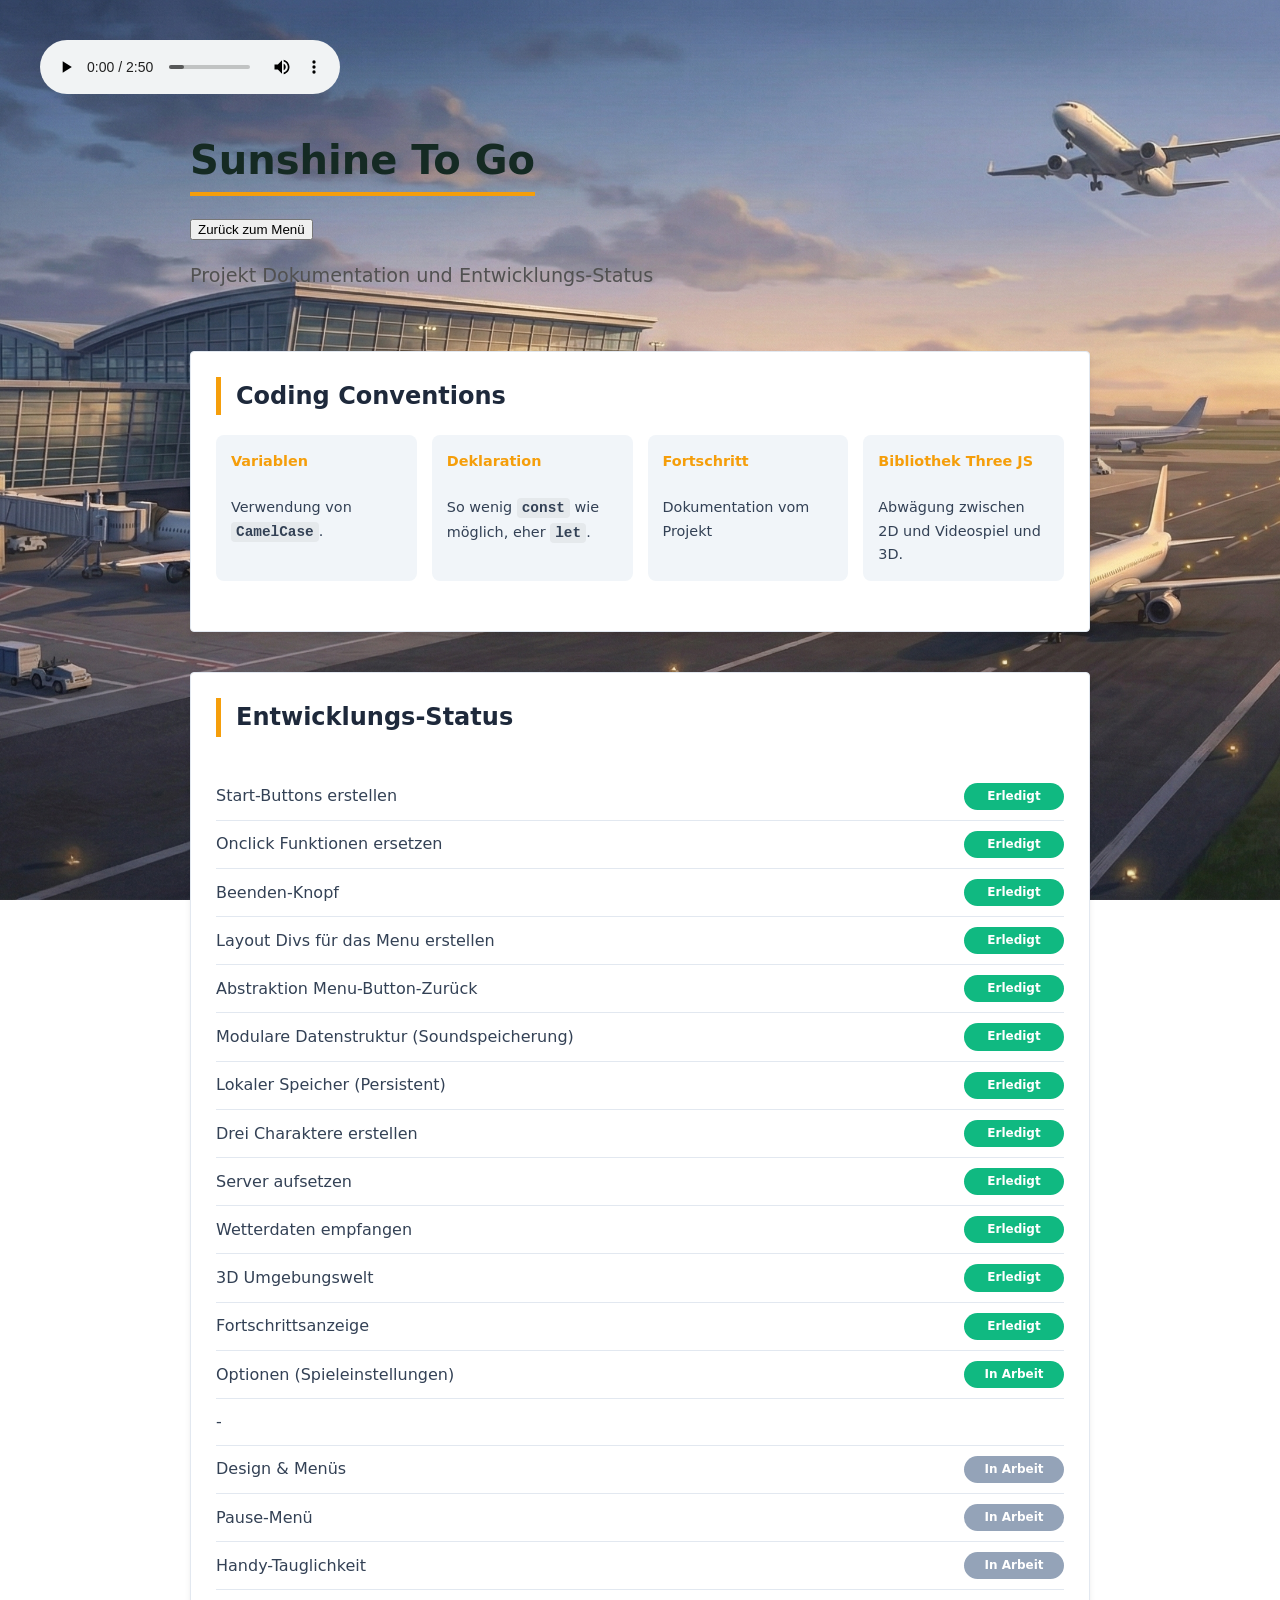
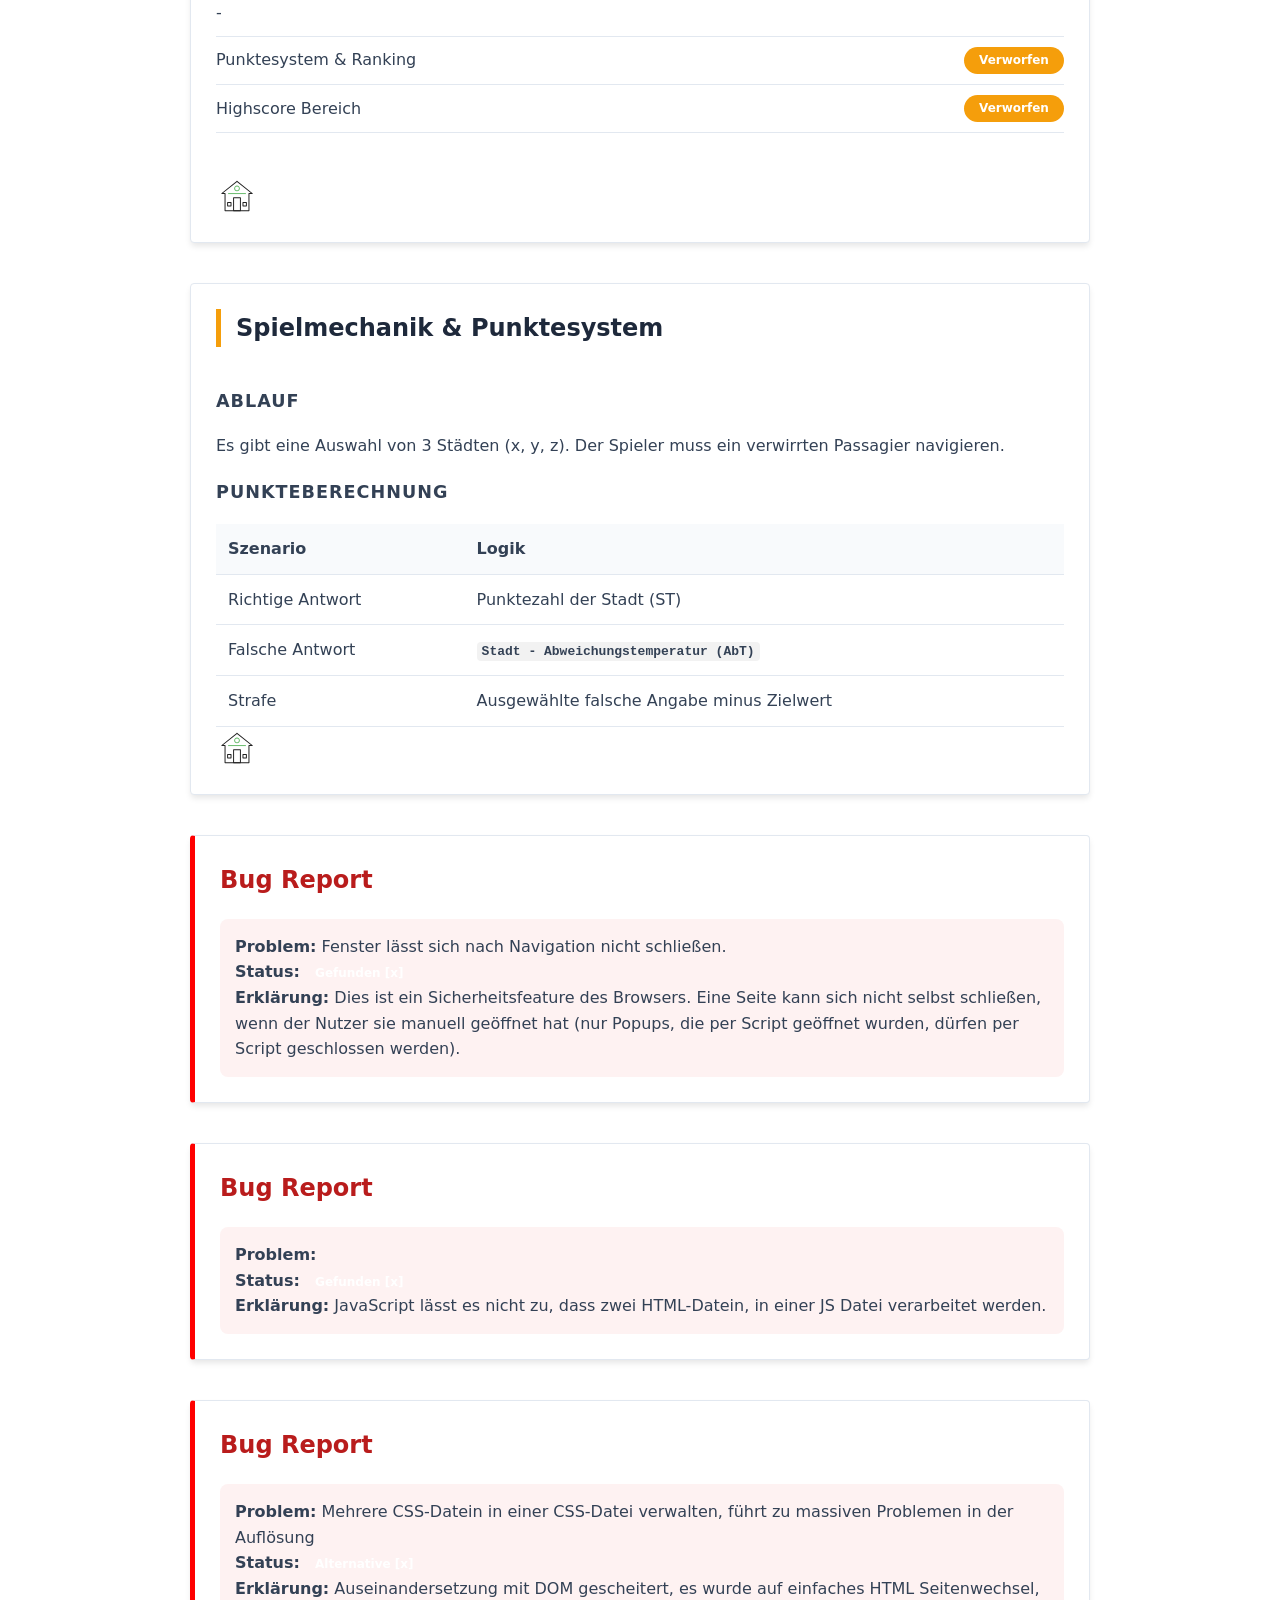
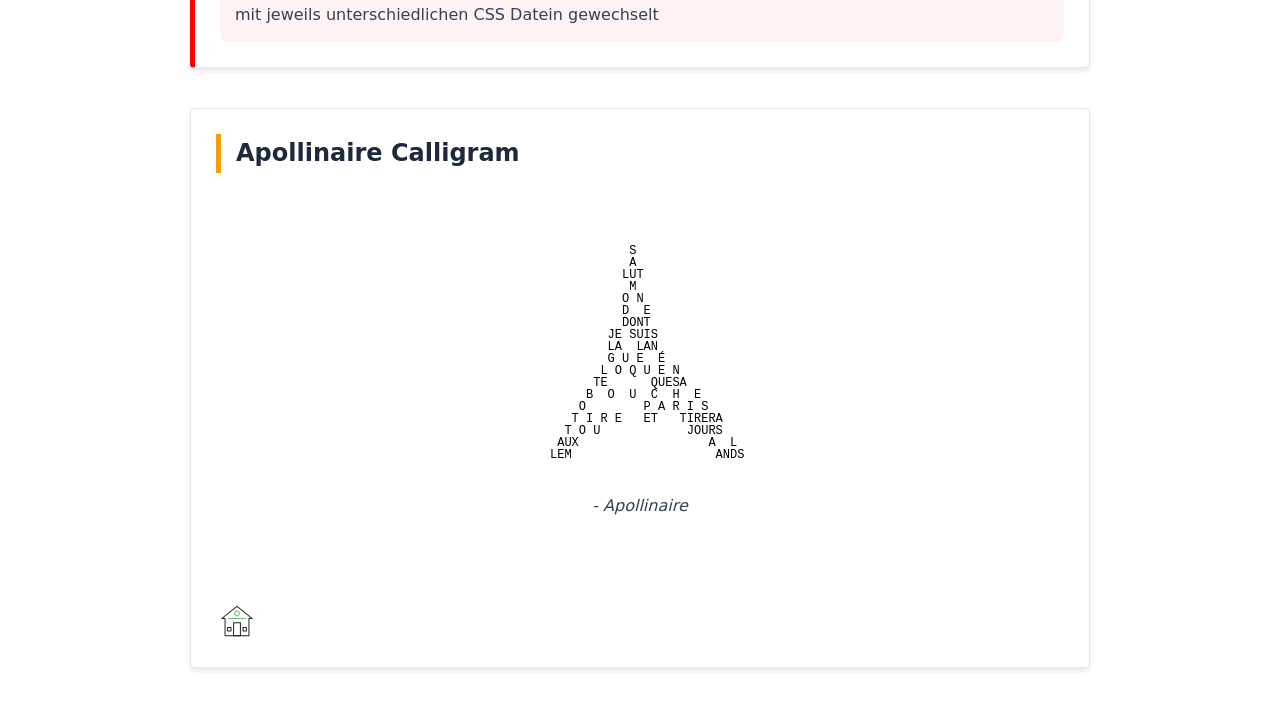
<file: html/fortschritt.html>
<!--
==============================================================

Fortschritt
Template mit KI erstellt

Quelle für das Icon:
https://www.reshot.com/free-svg-icons/item/home-X27HUJS9EC/

==============================================================
-->

<!DOCTYPE html>
<html lang="de">

<head>
    <meta charset="UTF-8">
    <meta name="viewport" content="width=device-width, initial-scale=1.0">
    <title>Sunshine To Go - Projekt Dokumentation</title>
</head>

<!-- Das Musiklied heißt end -->

<body> 
    <audio controls autoplay loop id="endSound">
        <source src="../mp3/218204__valentinsosnitskiy__ending.mp3" type="audio/mp3">
    </audio>
    

    <div class="umgebung">

        <header>
            <h1>Sunshine To Go</h1><br>
            <a href="../html/sunshine_to_go_menu.html"><button>Zurück zum Menü</button></a>
            <p class="untertitel">Projekt Dokumentation und Entwicklungs-Status</p>
        </header>

        
        <section class="card">
            <h2>Coding Conventions</h2>
            <div class="code-rules">
                <div class="card2">
                    <strong>Variablen</strong><br><br>
                    Verwendung von <code>CamelCase</code>.
                </div>
                <div class="card2">
                    <strong>Deklaration</strong><br><br>
                    So wenig <code>const</code> wie möglich, eher <code>let</code>.
                </div>
                <div class="card2">
                    <strong>Fortschritt</strong><br><br>
                    Dokumentation vom Projekt
                </div>
                <div class="card2">
                    <strong>Bibliothek Three JS</strong><br><br>
                    Abwägung zwischen 2D und Videospiel und 3D.
                </div>
            </div>
            <br>
        </section>

        <section class="card">
            <h2>Entwicklungs-Status</h2>
            <ul class="task-list">
                <li>Start-Buttons erstellen <span class="label GREEN">Erledigt</span></li>
                <li>Onclick Funktionen ersetzen <span class="label GREEN">Erledigt</span></li>
                <li>Beenden-Knopf <span class="label GREEN">Erledigt</span></li>
                <li>Layout Divs für das Menu erstellen <span class="label GREEN">Erledigt</span></li>
                <li>Abstraktion Menu-Button-Zurück <span class="label GREEN">Erledigt</span></li>
                <li>Modulare Datenstruktur (Soundspeicherung) <span class="label GREEN">Erledigt</span></li>
                <li>Lokaler Speicher (Persistent) <span class="label GREEN">Erledigt</span></li>
                <li>Drei Charaktere erstellen <span class="label GREEN">Erledigt</span></li>
                <li>Server aufsetzen <span class="label GREEN">Erledigt</span></li>
                <li>Wetterdaten empfangen <span class="label GREEN">Erledigt</span></li>
                <li>3D Umgebungswelt <span class="label GREEN">Erledigt</span></li>
                <li>Fortschrittsanzeige <span class="label GREEN">Erledigt</span></li>
                <li>Optionen (Spieleinstellungen) <span class="label GREEN">In Arbeit</span></li>
                <li><span>-</span></li>
                <li>Design & Menüs <span class="label YELLOW">In Arbeit</span></li>
                <li>Pause-Menü <span class="label YELLOW">In Arbeit</span></li>
                <li>Handy-Tauglichkeit <span class="label YELLOW">In Arbeit</span></li>
                <li><span>-</span></li>
                <li>Punktesystem & Ranking <span class="label RED">Verworfen</span></li>
                <li>Highscore Bereich <span class="label RED">Verworfen</span></li>

            </ul><br>
            <button class="btnHome" aria-label="Aktion ausführen"><img
                    src="../bilder/icons/reshot-icon-home-X27HUJS9EC.svg" alt="Home-Icon" width="42" height="42"></svg></button>
        </section>

        <section class="card">
            <h2>Spielmechanik & Punktesystem</h2>

            <h3>Ablauf</h3>
            <p>Es gibt eine Auswahl von 3 Städten (x, y, z). Der Spieler muss ein verwirrten Passagier navigieren.</p>

            <h3>Punkteberechnung</h3>
            <table>
                <thead>
                    <tr>
                        <th>Szenario</th>
                        <th>Logik</th>
                    </tr>
                </thead>
                <tbody>
                    <tr>
                        <td>Richtige Antwort</td>
                        <td>Punktezahl der Stadt (ST)</td>
                    </tr>
                    <tr>
                        <td>Falsche Antwort</td>
                        <td><code>Stadt - Abweichungstemperatur (AbT)</code></td>
                    </tr>
                    <tr>
                        <td>Strafe</td>
                        <td>Ausgewählte falsche Angabe minus Zielwert</td>
                    </tr>
                </tbody>
            </table>

            <button class="btnHome" aria-label="Aktion ausführen"><img
                    src="../bilder/icons/reshot-icon-home-X27HUJS9EC.svg" alt="Home-Icon" width="42" height="42"></svg></button>
        </section>

        <section class="card" style="border-left: 5px solid red;">
            <h2 style="border-left: none; padding: 0; color: #b91c1c;">Bug Report</h2>
            <div style="background: #fef2f2; padding: 15px; border-radius: 8px;">
                <strong>Problem:</strong> Fenster lässt sich nach Navigation nicht schließen.<br>
                <strong>Status:</strong> <span class="label status-done">Gefunden [x]</span><br>
                <strong>Erklärung:</strong> Dies ist ein Sicherheitsfeature des Browsers. Eine Seite kann sich nicht
                selbst schließen, wenn der Nutzer sie manuell geöffnet hat (nur Popups, die per Script geöffnet wurden,
                dürfen per Script geschlossen werden).
            </div>
        </section>
        <section class="card" style="border-left: 5px solid red;">
            <h2 style="border-left: none; padding: 0; color: #b91c1c;">Bug Report</h2>
            <div style="background: #fef2f2; padding: 15px; border-radius: 8px;">
                <strong>Problem:</strong> <br>
                <strong>Status:</strong> <span class="label status-done">Gefunden [x]</span><br>
                <strong>Erklärung:</strong> JavaScript lässt es nicht zu, dass zwei HTML-Datein, in einer JS Datei
                verarbeitet werden.
            </div>
        </section>
        <section class="card" style="border-left: 5px solid red;">
            <h2 style="border-left: none; padding: 0; color: #b91c1c;">Bug Report</h2>
            <div style="background: #fef2f2; padding: 15px; border-radius: 8px;">
                <strong>Problem:</strong> Mehrere CSS-Datein in einer CSS-Datei verwalten, führt zu massiven Problemen
                in der Auflösung <br>
                <strong>Status:</strong> <span class="label status-wip">Alternative [x]</span><br>
                <strong>Erklärung:</strong> Auseinandersetzung mit DOM gescheitert, es wurde auf einfaches HTML
                Seitenwechsel, mit jeweils unterschiedlichen CSS Datein gewechselt
            </div>
        </section>

        <section class="card">
            <h2>Apollinaire Calligram</h2>
            <div class="poem-umgebung">
                <pre class="art">
             S
             A
            LUT
             M
            O N
            D  E
            DONT
          JE SUIS
          LA  LAN
          G U E  É
         L O Q U E N
        TE      QUESA
       B  O  U  C  H  E
      O        P A R I S
     T I R E   ET   TIRERA
    T O U            JOURS
   AUX                  A  L
  LEM                    ANDS
</pre>
                <p style="margin-top:20px; font-style: italic;">- Apollinaire</p>
            </div>
            <br>
            <button class="btnHome" aria-label="Aktion ausführen"><img 
                src="../bilder/icons/reshot-icon-home-X27HUJS9EC.svg"
                alt="Home-Icon" 
                width="42" 
                height="42"></img></button>
        </section>

    </div>



    <link rel="stylesheet" href="../CSS/fortschritt.css"></link>
    <script src="../JavaScript/allButtons_Options_Functions.js"></script>
    <script type="module" src="../JavaScript/menuSound.js"></script>
    <script src="../JavaScript/localStorage.js"></script>

</body>

</html>
</file>
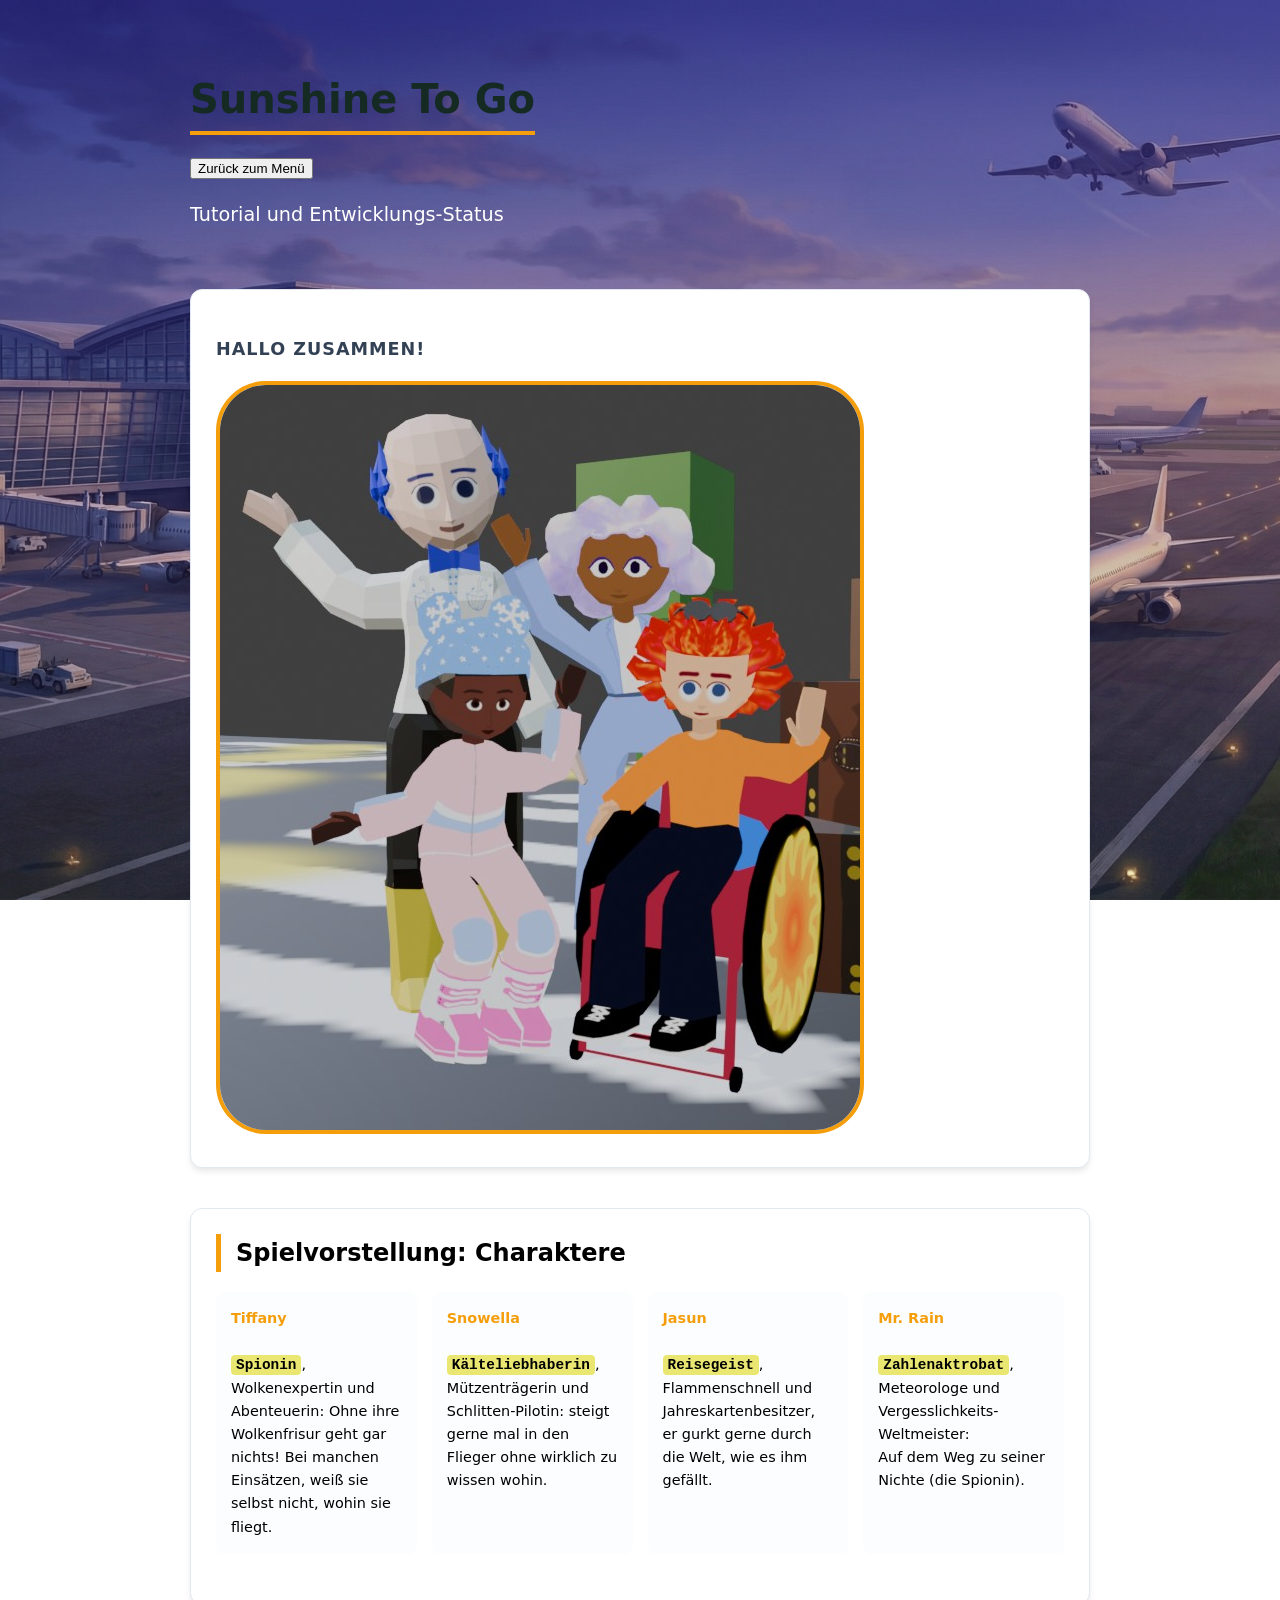
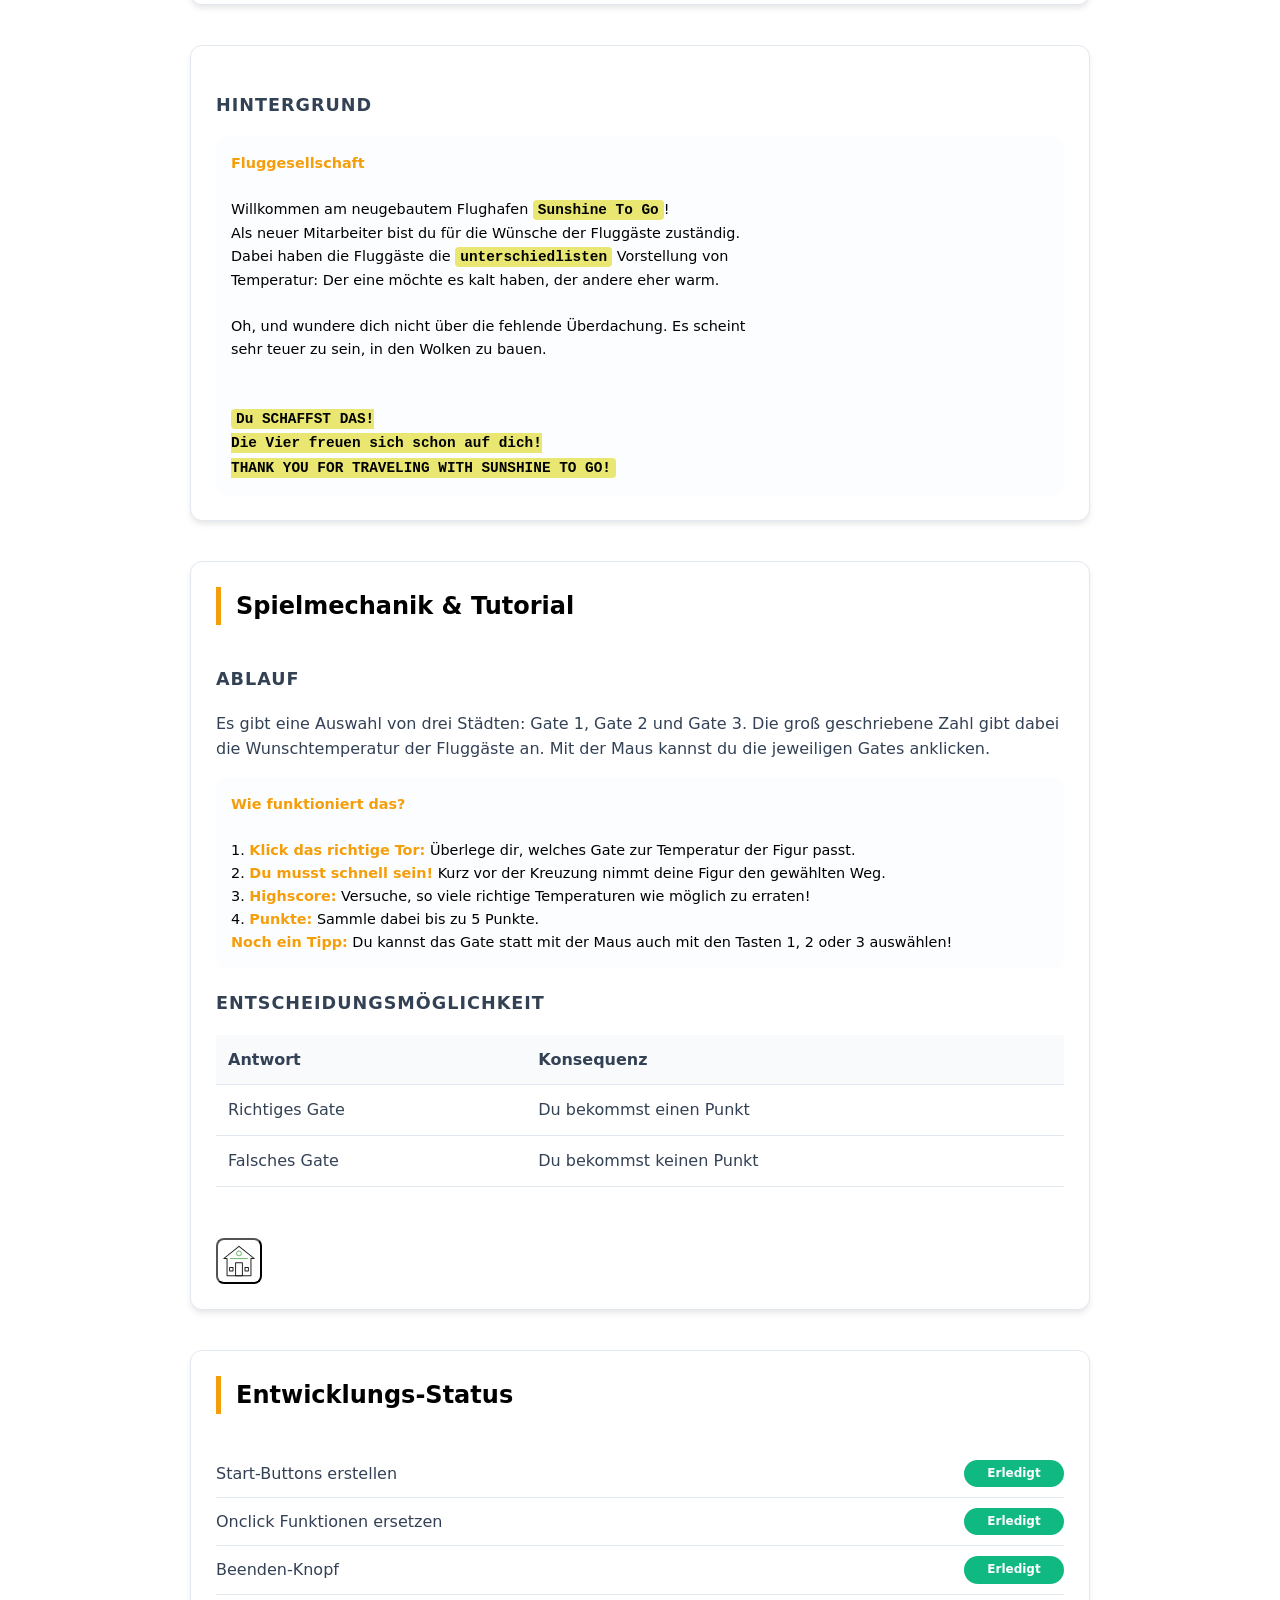
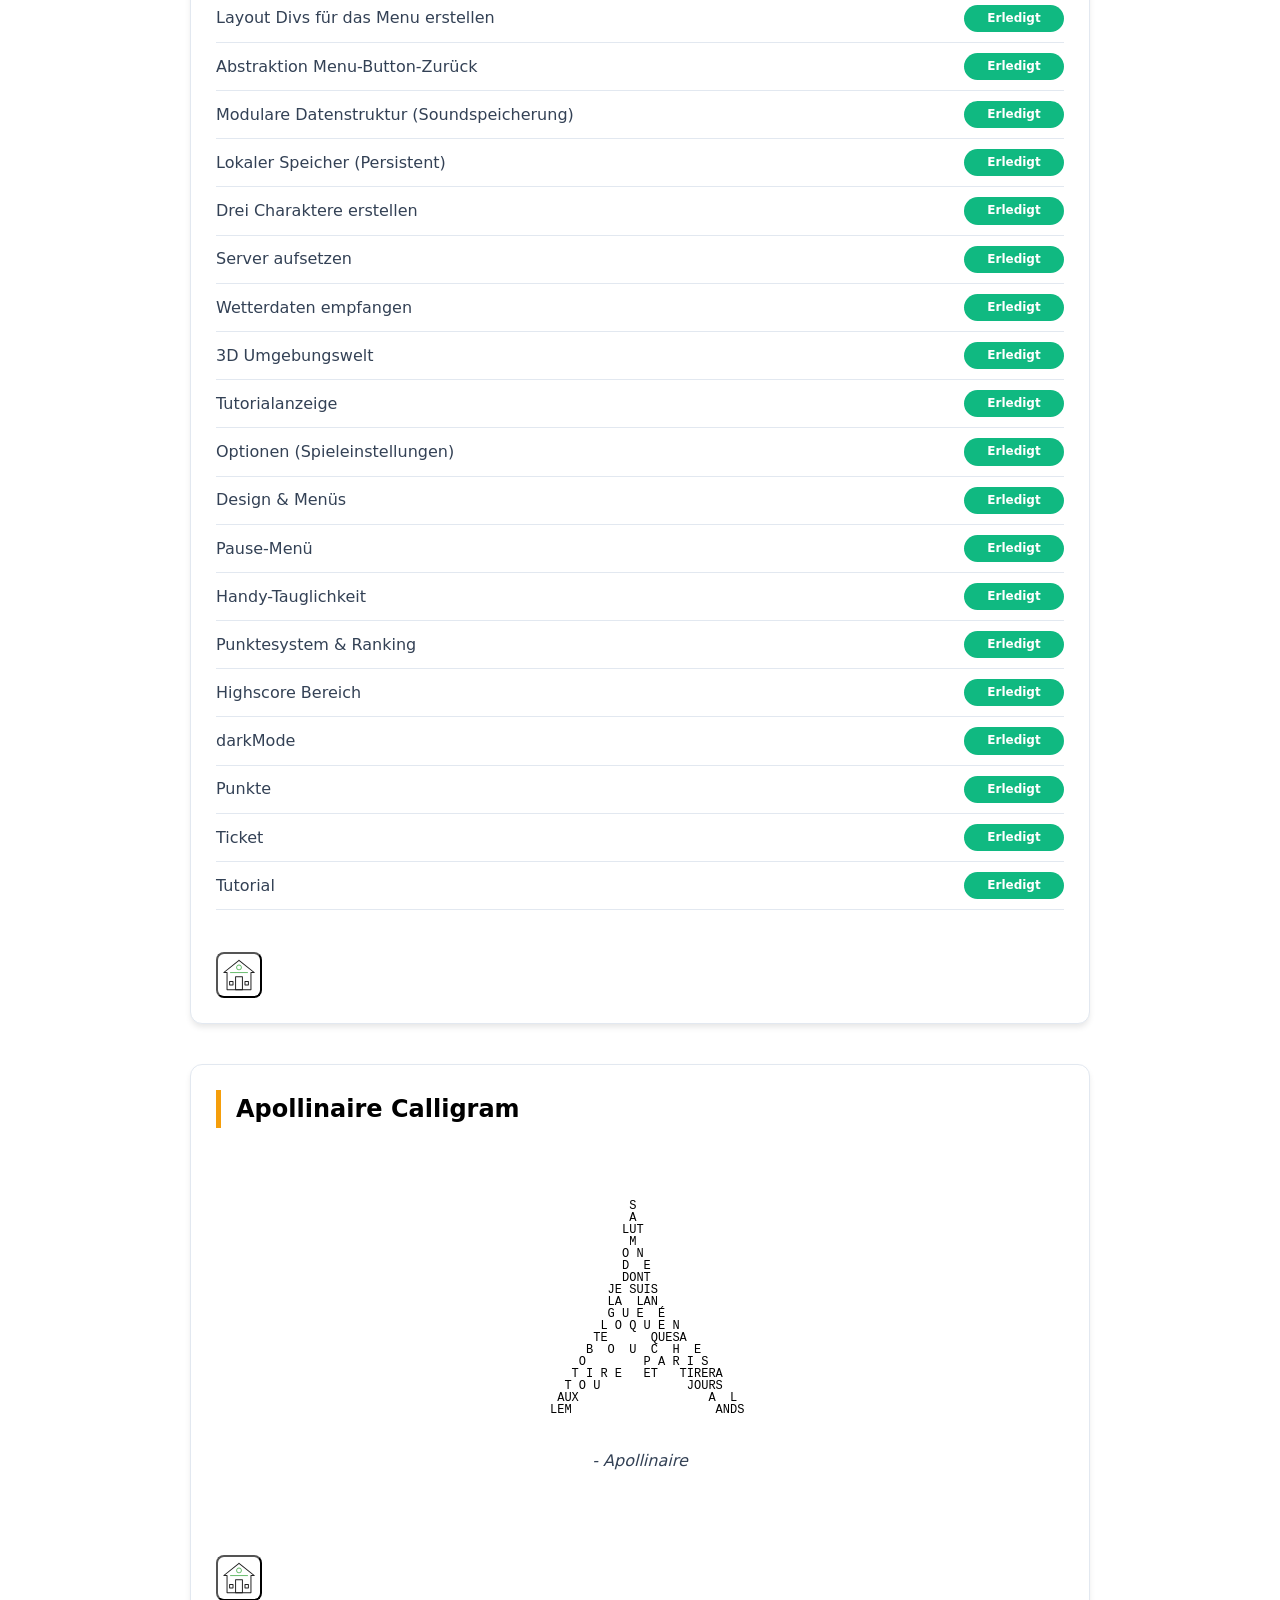
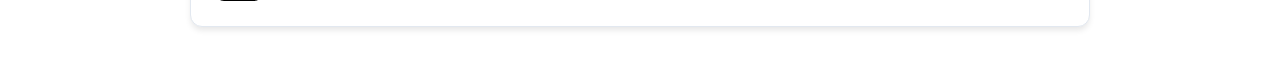
<file: html/tutorial.html>
<!--
==============================================================

Tutorial:

Quelle für das Home Icon:
https://www.reshot.com/free-svg-icons/item/home-X27HUJS9EC/

==============================================================
-->

<!DOCTYPE html>
<html lang="de">

<head>
    <meta charset="UTF-8">
    <meta name="viewport" content="width=device-width, initial-scale=1.0">
    <title>Sunshine To Go - Projekt Dokumentation</title>
    <script src="../JavaScript/dunkelModusAbfrage.js"></script>
</head>

<!-- Das Musiklied heißt end -->

<body>
    <audio autoplay loop id="endSound">
        <source src="../mp3/218204__valentinsosnitskiy__ending.mp3" type="audio/mp3">
    </audio>


    <div class="umgebung">

        <header>
            <h1>Sunshine To Go</h1><br>
            <a href="../html/sunshine_to_go_menu.html"><button>Zurück zum Menü</button></a>
            <p class="untertitel">Tutorial und Entwicklungs-Status</p>
        </header>

        <section class="card">
            <h3>Hallo zusammen!</h3>
            <div class="bildVerhalten">
                <img class="imgCharacter" src="../bilder/Familienbild2.jpg" alt="Vier Charakatere, eine Wolkenfrau, ein Regenmann, ein Sonnenjunge und ein Schneemädchen, die in die Kamera winken">
            </div>
        </section>

        <section class="card">
            <h2>Spielvorstellung: Charaktere</h2>
            <div class="cardKleinCard">
                <div class="card2">
                    <strong>Tiffany</strong><br><br>
                    <code>Spionin</code>, Wolkenexpertin und Abenteuerin:
                    Ohne ihre Wolkenfrisur geht gar nichts!
                    Bei manchen Einsätzen, weiß sie selbst nicht, wohin sie fliegt.
                </div>
                <div class="card2">
                    <strong>Snowella</strong><br><br>
                    <code>Kälteliebhaberin</code>, Mützenträgerin und Schlitten-Pilotin:
                    steigt gerne mal in den Flieger ohne wirklich zu wissen wohin.
                </div>
                <div class="card2">
                    <strong>Jasun</strong><br><br>
                    <code>Reisegeist</code>, Flammenschnell und Jahreskartenbesitzer, er gurkt gerne durch die Welt, wie es ihm gefällt.
                </div>
                <div class="card2">
                    <strong>Mr. Rain</strong><br><br>
                    <code>Zahlenaktrobat</code>, Meteorologe und Vergesslichkeits-Weltmeister:<br>
                    Auf dem Weg zu seiner Nichte (die Spionin).
                </div>
            </div>
            <br>
        </section>

        <section class="card">
            <h3>Hintergrund</h2>
                <div class="card2">
                    <strong>Fluggesellschaft</strong><br><br>
                    Willkommen am neugebautem Flughafen <code>Sunshine To Go</code>! <br>
                    Als neuer Mitarbeiter bist du für die Wünsche der Fluggäste zuständig. <br>
                    Dabei haben die Fluggäste die <code>unterschiedlisten</code> Vorstellung von <br>
                    Temperatur: Der eine möchte es kalt haben, der andere eher warm.<br>
                    <br>
                    Oh, und wundere dich nicht über die fehlende Überdachung. Es scheint<br>
                    sehr teuer zu sein, in den Wolken zu bauen.
                    <br>
                    <br>
                    <br>
                    <code>Du SCHAFFST DAS! <br>
                        Die Vier freuen sich schon auf dich!<br>
                        THANK YOU FOR TRAVELING WITH SUNSHINE TO GO!
                    </code>
                </div>
        </section>
        
        <section class="card">
            <h2>Spielmechanik & Tutorial</h2>

            <h3>Ablauf</h3>
            <p>Es gibt eine Auswahl von drei Städten: Gate 1, Gate 2 und Gate 3. Die groß geschriebene Zahl gibt dabei die Wunschtemperatur der Fluggäste an. Mit der Maus kannst du die jeweiligen Gates anklicken.</p>

            <div class="card2">
                    <strong>Wie funktioniert das?</strong><br><br>
                    1. <strong>Klick das richtige Tor:</strong> Überlege dir, welches Gate zur Temperatur der Figur passt.<br>
                    2. <strong>Du musst schnell sein!</strong> Kurz vor der Kreuzung nimmt deine Figur den gewählten Weg.<br>
                    3. <strong>Highscore:</strong> Versuche, so viele richtige Temperaturen wie möglich zu erraten!<br>
                    4. <strong>Punkte:</strong> Sammle dabei bis zu 5 Punkte.<br>
                    <strong>Noch ein Tipp:</strong> Du kannst das Gate statt mit der Maus auch mit den Tasten 1, 2 oder 3 auswählen!
                </div>

            <h3>Entscheidungsmöglichkeit</h3>
            <table>
                <thead>
                    <tr>
                        <th>Antwort</th>
                        <th>Konsequenz</th>
                    </tr>
                </thead>
                <tbody>
                    <tr>
                        <td>Richtiges Gate</td>
                        <td>Du bekommst einen Punkt</td>
                    </tr>
                    <tr>
                        <td>Falsches Gate</td>
                        <td>Du bekommst keinen Punkt</td>
                    </tr>
                </tbody>
                
            </table>
            <br>

            <br>
            <button class="btnHome" ><img
                    src="../bilder/icons/reshot-icon-home-X27HUJS9EC.svg" alt="Home-Icon" width="42"
                    height="42"></img></button>
        </section>

        <section class="card">
            <h2>Entwicklungs-Status</h2>
            <ul class="aufgabenBereich">
                <li>Start-Buttons erstellen <span class="label GREEN">Erledigt</span></li>
                <li>Onclick Funktionen ersetzen <span class="label GREEN">Erledigt</span></li>
                <li>Beenden-Knopf <span class="label GREEN">Erledigt</span></li>
                <li>Layout Divs für das Menu erstellen <span class="label GREEN">Erledigt</span></li>
                <li>Abstraktion Menu-Button-Zurück <span class="label GREEN">Erledigt</span></li>
                <li>Modulare Datenstruktur (Soundspeicherung) <span class="label GREEN">Erledigt</span></li>
                <li>Lokaler Speicher (Persistent) <span class="label GREEN">Erledigt</span></li>
                <li>Drei Charaktere erstellen <span class="label GREEN">Erledigt</span></li>
                <li>Server aufsetzen <span class="label GREEN">Erledigt</span></li>
                <li>Wetterdaten empfangen <span class="label GREEN">Erledigt</span></li>
                <li>3D Umgebungswelt <span class="label GREEN">Erledigt</span></li>
                <li>Tutorialanzeige <span class="label GREEN">Erledigt</span></li>
                <li>Optionen (Spieleinstellungen) <span class="label GREEN">Erledigt</span></li>
                <li>Design & Menüs <span class="label GREEN">Erledigt</span></li>
                <li>Pause-Menü <span class="label GREEN">Erledigt</span></li>
                <li>Handy-Tauglichkeit <span class="label GREEN">Erledigt</span></li>
                <li>Punktesystem & Ranking <span class="label GREEN">Erledigt</span></li>
                <li>Highscore Bereich <span class="label GREEN">Erledigt</span></li>
                <li>darkMode <span class="label GREEN">Erledigt</span></li>
                <li>Punkte <span class="label GREEN">Erledigt</span></li>
                <li>Ticket <span class="label GREEN">Erledigt</span></li>
                <li>Tutorial <span class="label GREEN">Erledigt</span></li>


            </ul><br>
            <button class="btnHome"><img
                    src="../bilder/icons/reshot-icon-home-X27HUJS9EC.svg" alt="Home-Icon" width="42"
                    height="42"></img></button>
        </section>

        <section class="card">
            <h2>Apollinaire Calligram</h2>
            <div class="eifel-umgebung">
                <pre class="art">
             S
             A
            LUT
             M
            O N
            D  E
            DONT
          JE SUIS
          LA  LAN
          G U E  É
         L O Q U E N
        TE      QUESA
       B  O  U  C  H  E
      O        P A R I S
     T I R E   ET   TIRERA
    T O U            JOURS
   AUX                  A  L
  LEM                    ANDS
</pre>
                <p style="margin-top:20px; font-style: italic;">- Apollinaire</p>
            </div>
            <br>
            <button class="btnHome"><img
                    src="../bilder/icons/reshot-icon-home-X27HUJS9EC.svg" alt="Home-Icon" width="42"
                    height="42"></img></button>
        </section>

    </div>



    <link rel="stylesheet" href="../CSS/tutorial.css">
    </link>
    <script src="../JavaScript/allButtons_Options_Functions.js"></script>
    <script type="module" src="../JavaScript/menuSound.js"></script>
    <script src="../JavaScript/localStorage.js"></script>

</body>

</html>
</file>
<file: CSS/fortschritt.css>
/*
    ==============================================================
    Grundlagen und Basis
    ==============================================================
    */

    /* Farbwahl (Root -> var) sind Keywords */
  :root {
    --hauptFarbe: #f59e0b; /* Akzentfarbe 30% Regel */
    --titelFarbe: #152a23;
    --untertitelfarbe: #515151;
    --feldFarbe: #ffffff;
    --standarttext: #334155;
    --border: #e2e8f0;
    --code-bg: #1e293b;
    --success: #10b981;
    --warning: #f59e0b;
    --todo: #94a3b8;
    --thhintergrund: #f8fafc;
    --X: none;
  }

  .untertitel {
    color: var(--untertitelfarbe);
    font-size: 1.2em;
  }

  /* var nimmt den Wert von Oben */
  body {
    font-family: 'Segoe UI', system-ui, sans-serif;
    color: var(--standarttext); 
    line-height: 1.6; /* Textzeile */
    padding: 40px;
    background-image: url('../bilder/hintergrundbild/flughafen.png');
    background-size: cover;
    background-position: center;
    background-repeat: no-repeat;
    background-attachment: fixed;
    min-height: 100vh;
    margin: 0;
  }

  .btnHome {
    background: var(--X);
    border: var(--X);
    padding: 0;
    cursor: pointer;
    display: flex;
    align-items: center;
    justify-content: center;

  }

  /* container */
  .umgebung {
    max-width: 900px;
    margin: auto;
    display: grid;
    gap: 40px;
  }
 
  h1 {
    font-size: 2.5rem;
    color: var(--titelFarbe);
    border-bottom: 4px solid var(--hauptFarbe);
    display: inline-block;
    margin-bottom: 0.5em;
  }

  h2 {
    font-size: 1.5rem;
    margin-top: 0;
    border-left: 5px solid var(--hauptFarbe);
    display: inline-block;
    padding-left: 15px;
    color: #1e293b;
  }

  h3 {
    font-size: 1.1rem;
    text-transform: uppercase;
    letter-spacing: 1px;
    margin-top: 20px;
  }

  /* --- Umgebungsfeld --- */

  .card {
    background: var(--feldFarbe);
    padding: 25px;
    border-radius: 4px;
    box-shadow: 0 4px 6px -1px rgba(0, 0, 0, 0.1);
    border: 1px solid var(--border);
  }

  /* --- CODE REGELN --- */
  .code-rules {
    display: grid;
    grid-template-columns: repeat(auto-fit, minmax(200px, 1fr));
    gap: 15px;
  }

  .card2 {
    background: #f1f5f9;
    padding: 15px;
    border-radius: 8px;
    font-size: 0.9rem;
  }

  .card2 strong {
    color: var(--hauptFarbe);
    margin-bottom: 5px;
  }

  code {
    background: rgba(0, 0, 0, 0.05);
    padding: 2px 5px;
    border-radius: 4px;
    font-family: monospace;
    font-weight: bold;
  }

  /* --- STATUS LISTE --- */
  ul.task-list {
    list-style: none;
    padding: 0;
  }

  ul.task-list li {
    padding: 10px 0;
    border-bottom: 1px solid var(--border);
    display: flex;
    justify-content: space-between;
    align-items: center;
  }

  .label {
    font-size: 0.75rem;
    padding: 4px 10px;
    border-radius: 20px;
    font-weight: bold;
    color: white;
    min-width: 80px;
    text-align: center;
  }

  .GREEN {
    background-color: var(--success);
  }

  .RED {
    background-color: var(--warning);
  }

  .YELLOW {
    background-color: var(--todo);
  }

  /* --- APOLLINAIRE KUNST --- */
  .poem-umgebung {
    text-align: center;
    background: #fff;
    padding: 40px;
    overflow-x: auto;
  }

  pre.art {
    font-family: 'Courier New', monospace;
    font-size: 12px;
    line-height: 12px;
    color: #000;
    display: inline-block;
    text-align: left;
  }

  /* --- TABELLE --- */
  table {
    width: 100%;
    border-collapse: collapse;
    margin-top: 15px;
  }

  /*Tabellenkopf, inhalt*/
  th,
  td {
    text-align: left;
    padding: 12px;
    border-bottom: 1px solid var(--border);
  }

  /*Tabellenkopf*/
  th {
    background-color: var(--thhintergrund);
    font-weight: 600;
  }

  /* --- !HANDYVERSION UNSTABLE! --- */
  @media (max-width: 600px) {
    body {
      padding: 15px;
    }

    .label {
      display: block;
      margin-top: 5px;
      width: fit-content;
    }

    ul.task-list li {
      flex-direction: column;
      align-items: flex-start;
    }
  }
</file>
<file: CSS/tutorial.css>
/*
    ==============================================================
    Grundlagen und Basis
    ==============================================================
    */

    /* 
    Farbwahl (Root -> var) sind Keywords
    Standartfarben
    */

 :root {
  /* Textfarben: */
   --hauptFarbe: #f59e0b;
   /* Akzentfarbe 30% Regel */
   --titelFarbe: #152a23;
   --untertitelfarbe: #ffffff;
   --codingKonversationsText: #000000;
   --h2texte: #000000;
   --standarttext: #334155;
   --herausstechenderText: rgba(225, 222, 55, 0.699);

   /* Feldfarben: */
   --feldFarbe: #ffffff;
   --border: #e2e8f0;
   --card2Farbe: #f1f5f938;
   
   /* Warnfarben: */
   --success: #10b981;
   --warning: #f59e0b;
   --todo: #94a3b8;

   /* Hintergrund: */
   --hgbFarbe1: rgba(8, 3, 41, 0);
   --hgbFarbe2: rgba(26, 10, 128, 0.534);

   /* Tabelle: */
   --thhintergrund: #f8fafc;

   /* Icon: */
   --hintergrundButton: #ffffff00;

   /* Sonstiges: */
   --eifelTurmFarbe: #000;
   --artHintergrundFarbe: #ffffff;

 }

 /* =========================================
   DUNKELMODUS
   ========================================= */

 :root.dark-mode {
   /* Textfarben: */
   --hauptFarbe: #5e3e09;
   --titelFarbe: #b3ff00;
   --untertitelfarbe: #ffffff;
   --codingKonversationsText: #000000;
   --h2texte: #ffffff;
   --standarttext: #ffffff;
   --herausstechenderText: rgba(255, 251, 0, 0.432);

   /* Feldfarbe: */
   --feldFarbe: rgba(87, 86, 86, 0.301);
   --border: #e2e8f0;
   --card2Farbe: #c0c0c0;

   /* Warnfarben: */
   --success: #0a7753;
   --warning: #c5009ac7;
   --todo: #5d6774;

   /* Hintergrund: */
   --hgbFarbe1: rgba(8, 3, 41, 0.616);
   --hgbFarbe2: rgba(26, 10, 128, 0.534);

   /*Tabelle*/
   --thhintergrund: #047bf34b;

   /*Icon*/
   --hintergrundButton: #b3ff00d2;

   /* Sonstiges */
   --eifelTurmFarbe: #ffee00;
   --artHintergrundFarbe: #000000;

 }

/* =========================================
   Untertitel
   ========================================= */

 .untertitel {
   color: var(--untertitelfarbe);
   font-size: 1.2em;
 }
/* =========================================
   body: Allg. Schriftart, Farbe, Abstand,
   ========================================= */

 body {
   margin: 0;
   font-family: 'Segoe UI', system-ui, sans-serif;
   color: var(--standarttext);
   /* Textzeile */
   line-height: 1.6;
   padding: 40px;
   /*Hintergrundbild*/
   background-image:
     linear-gradient(var(--hgbFarbe2), var(--hgbFarbe1)),
     url('../bilder/hintergrundbild/flughafen.png');
   background-size: cover;
   background-position: center;
   background-repeat: no-repeat;
   background-attachment: fixed;
   min-height: 100vh;
 }

/* =========================================
   Icon
   ========================================= */

 .btnHome {
   padding: 0;
   cursor: pointer;
   display: flex;
 }

/* =========================================
   Bild der Charaktere
   ========================================= */

 .imgCharacter {
  border: 4px solid var(--hauptFarbe);
  border-radius: 50px;
 }

/* =========================================
   Container aller anderen Container 
   ========================================= */

 .umgebung {
   max-width: 900px;
   margin: auto;
   display: grid;
   gap: 40px;
 }

/* =========================================
   Mehrere Überschriften
   ========================================= */

 h1 {
   font-size: 2.5rem;
   color: var(--titelFarbe);
   border-bottom: 4px solid var(--hauptFarbe);
   display: inline-block;
   margin-bottom: 0.5em;
 }

 h2 {
   font-size: 1.5rem;
   margin-top: 0;
   border-left: 5px solid var(--hauptFarbe);
   display: inline-block;
   padding-left: 15px;
   color: var(--h2texte);
 }

 h3 {
   font-size: 1.1rem;
   text-transform: uppercase;
   letter-spacing: 1px;
   margin-top: 20px;
 }

/* =========================================
   Container Card und Card2
   ========================================= */

 .card {
   background: var(--feldFarbe);
   padding: 25px;
   border-radius: 12px;
   box-shadow: 0 4px 6px -1px rgba(0, 0, 0, 0.1);
   border: 1px solid var(--border);
 }

 .card2 {
   background: var(--card2Farbe);
   padding: 15px;
   border-radius: 8px;
   font-size: 0.9rem;
   color: var(--codingKonversationsText);
 }

 .card2 strong {
   color: var(--hauptFarbe);
   margin-bottom: 5px;
 }

 .cardKleinCard {
   display: grid;
   grid-template-columns: repeat(auto-fit, minmax(200px, 1fr));
   gap: 15px;
 }

/* =========================================
   Code regeln als betonung für den Text 
   ========================================= */

 code {
   background: var(--herausstechenderText);
   padding: 2px 5px;
   border-radius: 4px;
   font-family: monospace;
   font-weight: bold;
 }

/* =========================================
   Tabellen & Erledigtfelder
   ========================================= */

 ul.aufgabenBereich {
   list-style: none;
   padding: 0;
 }

 ul.aufgabenBereich li {
   padding: 10px 0;
   border-bottom: 1px solid var(--border);
   display: flex;
   justify-content: space-between;
   align-items: center;
 }

 .label {
   font-size: 0.75rem;
   padding: 4px 10px;
   border-radius: 20px;
   font-weight: bold;
   color: white;
   min-width: 80px;
   text-align: center;
 }

 .GREEN {
   background-color: var(--success);
 }

 .RED {
   background-color: var(--warning);
 }

 .YELLOW {
   background-color: var(--todo);
 }

 .btnHome {
   background-color: var(--hintergrundButton);
   border-radius: 8px;
 }

/* =========================================
   Komische Kunst die auch dabei ist = D
   ========================================= */

 .eifel-umgebung {
   text-align: center;
   background: var(--artHintergrundFarbe);
   padding: 40px;
   overflow-x: auto;
   border-radius: 8px;
 }

 pre.art {
   font-family: 'Courier New', monospace;
   font-size: 12px;
   line-height: 12px;
   color: var(--eifelTurmFarbe);
   display: inline-block;
   text-align: left;
 }

/* =========================================
   Spielmechanik Tabelle
   ========================================= */

 table {
   width: 100%;
   border-collapse: collapse;
   margin-top: 15px;
 }

 th,
 td {
   text-align: left;
   padding: 12px;
   border-bottom: 1px solid var(--border);
 }

 th {
   background-color: var(--thhintergrund);
   font-weight: 600;
 }

/* =========================================
   Handyeinstellungen
   ========================================= */

 @media (max-width: 800px) {
   body {

     padding: 15px;
   }
    .umgebung {
   display: grid;
   gap:10px;
   }
   
   .label {
     display: block;
     margin-top: 5px;
     width: fit-content;
   }

   ul.aufgabenBereich li {
     flex-direction: column;
     align-items: flex-start;
   }
 }
</file>
